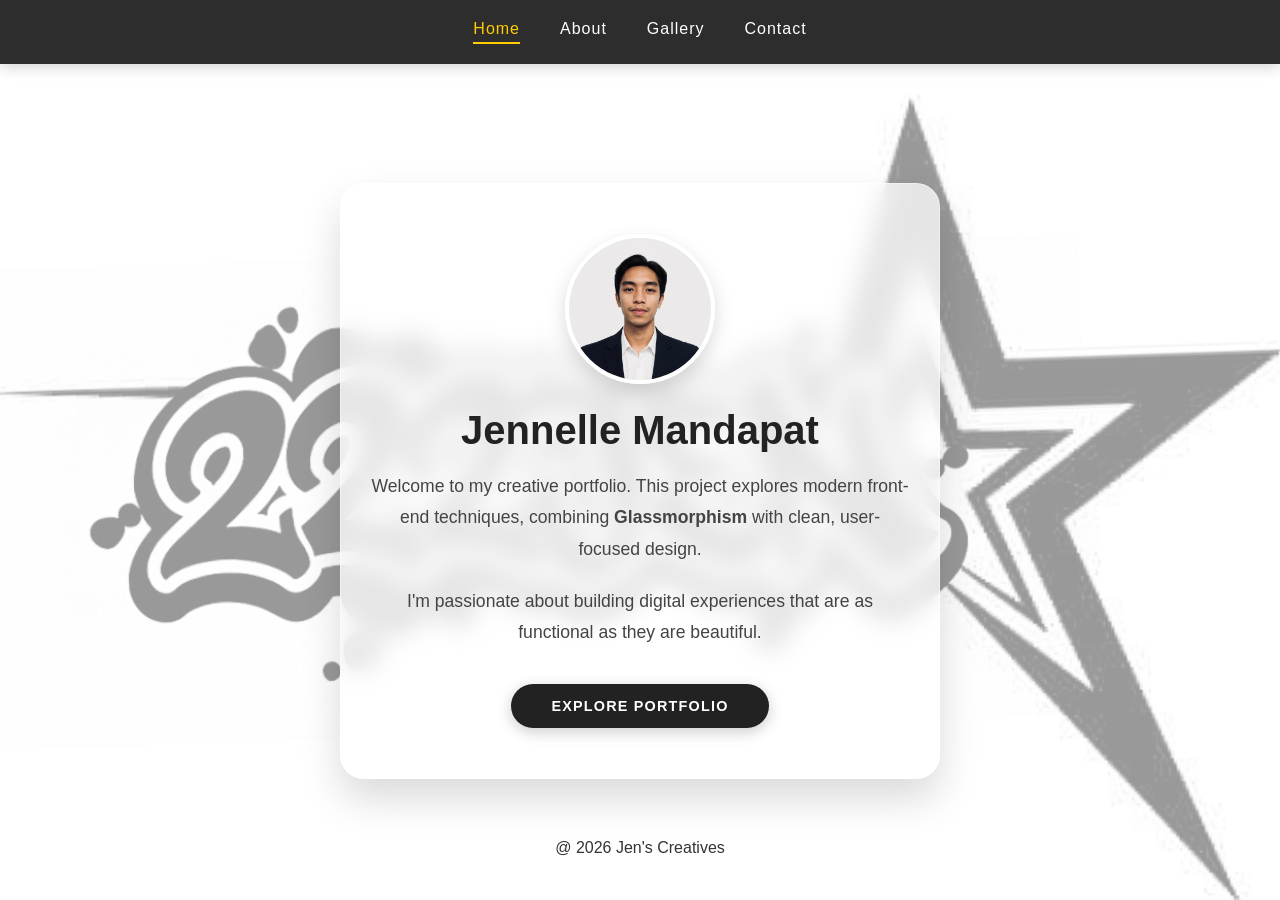
<file: index.html>
<!DOCTYPE html>
<html lang="en">
<head>
    <meta charset="UTF-8">
    <meta name="viewport" content="width=device-width, initial-scale=1.0">
    <title>Home | Mandapat Jennelle Creatives</title>
    
    <style>
        :root {
            --primary-dark: #222;
            --accent-color: #ffcc00;
            --glass-bg: rgba(255, 255, 255, 0.75);
        }

        * {
            box-sizing: border-box;
        }

        body {
            font-family: 'Segoe UI', Roboto, Helvetica, Arial, sans-serif; 
            text-align: center;
            margin: 0;
            padding: 0;
            min-height: 100vh;
            color: #333;
            display: flex;
            flex-direction: column;
            align-items: center;
            justify-content: center;
        }

        body::before {
            content: "";
            position: fixed;
            top: 0;
            left: 0;
            width: 100%;
            height: 100%;
            background: url("logo.jpeg") no-repeat center center/cover; 
            opacity: 0.4; 
            z-index: -1; 
        }

        .navbar {
            background-color: rgba(34, 34, 34, 0.95); 
            backdrop-filter: blur(8px);
            padding: 20px 0;
            position: fixed;
            top: 0;
            left: 0;
            width: 100%;
            z-index: 1000;
            display: flex;
            justify-content: center;
            box-shadow: 0 2px 15px rgba(0,0,0,0.2);
        }

        .navbar a {
            color: white;
            margin: 0 20px;
            text-decoration: none;
            font-size: 16px;
            letter-spacing: 1px;
            transition: all 0.3s ease;
            padding-bottom: 4px;
            border-bottom: 2px solid transparent; /* Prevents "dancing" effect */
        }

        /* Highlight Logic */
        .navbar a:hover, .navbar a.active {
            color: var(--accent-color); 
            border-bottom: 2px solid var(--accent-color);
        }

        .card {
            background: var(--glass-bg); 
            backdrop-filter: blur(12px); 
            -webkit-backdrop-filter: blur(12px);
            width: 90%;
            max-width: 600px; 
            margin: 140px auto 60px; /* Matched top margin to other pages */
            padding: 50px 30px;
            border-radius: 24px;
            border: 1px solid rgba(255, 255, 255, 0.4); 
            box-shadow: 0 20px 40px rgba(0,0,0,0.15);
        }

        .profile {
            width: 150px;
            height: 150px;
            border-radius: 50%;
            border: 4px solid white;
            box-shadow: 0 8px 20px rgba(0,0,0,0.15);
            margin-bottom: 20px;
            object-fit: cover;
            transition: transform 0.4s ease;
        }

        .card:hover .profile {
            transform: scale(1.05);
        }

        .card h1 {
            font-size: 2.5rem;
            margin: 0 0 15px 0;
            color: var(--primary-dark);
        }

        .card p {
            line-height: 1.8;
            color: #444;
            font-size: 1.1rem;
            margin-bottom: 20px;
        }

        .button {
            display: inline-block;
            padding: 14px 40px;
            background-color: var(--primary-dark);
            color: white;
            text-decoration: none;
            border-radius: 50px; 
            margin-top: 15px;
            font-weight: bold;
            text-transform: uppercase;
            font-size: 0.9rem;
            letter-spacing: 1.2px;
            transition: all 0.3s ease;
            box-shadow: 0 4px 15px rgba(0,0,0,0.2);
        }

        .button:hover {
            background-color: #000;
            transform: translateY(-3px); 
            box-shadow: 0 8px 20px rgba(0,0,0,0.3);
        }

        @media (max-width: 600px) {
            .navbar a { margin: 0 10px; font-size: 14px; }
            .card { padding: 40px 20px; margin-top: 120px; }
            .profile { width: 130px; height: 130px; }
        }
    </style>
</head>
<body>

    <nav class="navbar">
        <a href="index.html" class="active">Home</a>
        <a href="about.html">About</a>
        <a href="gallery.html">Gallery</a>
        <a href="contact.html">Contact</a>
    </nav>

    <main class="card">
        <img src="jen pic.png" alt="Jennelle Mandapat Portrait" class="profile">

        <h1>Jennelle Mandapat</h1>

        <p>
            Welcome to my creative portfolio. This project explores modern front-end techniques, combining <strong>Glassmorphism</strong> with clean, user-focused design.
        </p>

        <p>
            I'm passionate about building digital experiences that are as functional as they are beautiful.
        </p>

        <a class="button" href="gallery.html">Explore Portfolio</a>
    </main>

</body>
</html>
<footer>@ 2026 Jen's Creatives</footer>
</file>
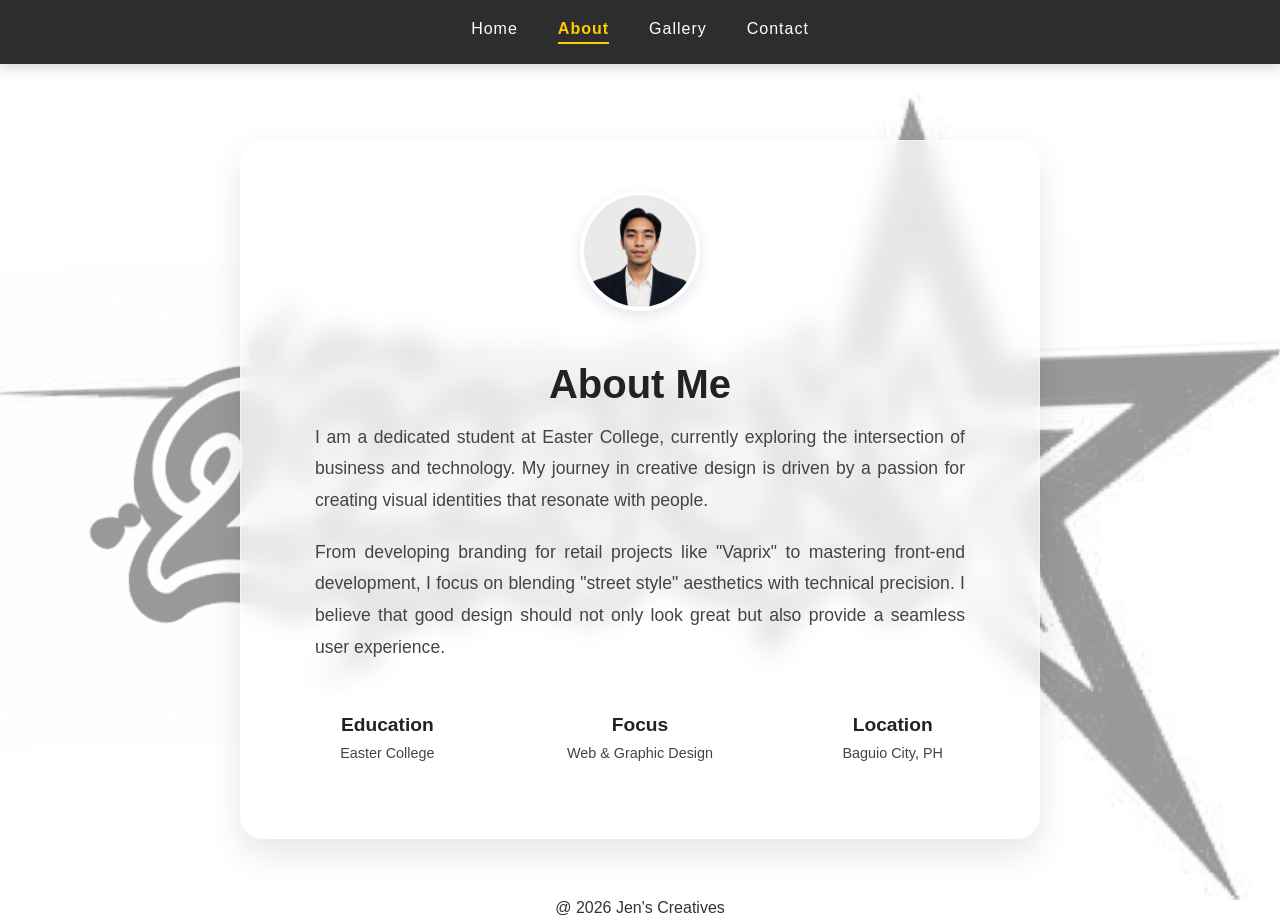
<file: about.html>
<!DOCTYPE html>
<html lang="en">
<head>
    <meta charset="UTF-8">
    <meta name="viewport" content="width=device-width, initial-scale=1.0">
    <title>About | Mandapat Jennelle Creatives</title>
    <style>
        :root {
            --accent: #ffcc00;
            --dark: #222;
            --glass: rgba(255, 255, 255, 0.75);
        }

        * {
            box-sizing: border-box;
        }

        body {
            font-family: 'Segoe UI', Tahoma, Verdana, sans-serif; 
            text-align: center;
            margin: 0;
            padding: 0;
            min-height: 100vh;
            color: #333;
            display: flex;
            flex-direction: column;
            align-items: center;
        }

        body::before {
            content: "";
            position: fixed;
            top: 0;
            left: 0;
            width: 100%;
            height: 100%;
            background: url("logo.jpeg") no-repeat center center/cover; 
            opacity: 0.4; 
            z-index: -1; 
        }

        .navbar {
            background-color: rgba(34, 34, 34, 0.95); 
            backdrop-filter: blur(8px);
            padding: 20px 0;
            position: fixed;
            top: 0;
            left: 0;
            width: 100%;
            z-index: 1000;
            display: flex;
            justify-content: center;
            box-shadow: 0 2px 15px rgba(0,0,0,0.2);
        }

        .navbar a {
            color: white;
            margin: 0 20px;
            text-decoration: none;
            font-size: 16px;
            letter-spacing: 1px;
            transition: all 0.3s ease;
            padding-bottom: 4px;
            border-bottom: 2px solid transparent;
        }

        .navbar a:hover, .navbar a.active {
            color: var(--accent);
            border-bottom: 2px solid var(--accent);
            font-weight: 600;
        }

        .card {
            background: var(--glass); 
            backdrop-filter: blur(12px); 
            -webkit-backdrop-filter: blur(12px);
            width: 90%;
            max-width: 800px;
            margin: 140px auto 60px;
            padding: 50px 30px;
            border-radius: 24px;
            border: 1px solid rgba(255, 255, 255, 0.4); 
            box-shadow: 0px 15px 35px rgba(0,0,0,0.1);
        }

        .card h1 {
            font-size: 2.5rem;
            margin-bottom: 15px;
            color: var(--dark);
        }

        .card p {
            line-height: 1.8;
            color: #444;
            font-size: 1.1rem;
            max-width: 650px;
            margin: 0 auto 20px auto;
            text-align: justify;
        }

        .profile-small {
            width: 120px;
            height: 120px;
            border-radius: 50%;
            border: 4px solid white;
            margin-bottom: 20px;
            object-fit: cover;
            box-shadow: 0 5px 15px rgba(0,0,0,0.1);
        }

        .stats-grid {
            display: grid;
            grid-template-columns: repeat(auto-fit, minmax(150px, 1fr));
            gap: 20px;
            margin-top: 30px;
        }

        .stat-box {
            background: rgba(255,255,255,0.4);
            padding: 20px;
            border-radius: 15px;
            border: 1px solid rgba(255,255,255,0.2);
        }

        .stat-box h3 {
            margin: 0;
            color: var(--dark);
            font-size: 1.2rem;
        }

        .stat-box p {
            margin: 5px 0 0;
            font-size: 0.9rem;
            text-align: center;
        }

        @media (max-width: 600px) {
            .navbar a { margin: 0 10px; font-size: 14px; }
            .card { padding: 40px 20px; }
        }
    </style>
</head>

<body>

<nav class="navbar">
    <a href="index.html">Home</a>
    <a href="about.html" class="active">About</a>
    <a href="gallery.html">Gallery</a>
    <a href="contact.html">Contact</a>
</nav>

<main class="card">
    <img src="jen pic.png" alt="Jennelle" class="profile-small">
    <h1>About Me</h1>
    
    <p>
        I am a dedicated student at Easter College, currently exploring the intersection of business and technology. 
        My journey in creative design is driven by a passion for creating visual identities that resonate with people.
    </p>

    <p>
        From developing branding for retail projects like "Vaprix" to mastering front-end development, I focus on 
        blending "street style" aesthetics with technical precision. I believe that good design should not only 
        look great but also provide a seamless user experience.
    </p>

    <div class="stats-grid">
        <div class="stat-box">
            <h3>Education</h3>
            <p>Easter College</p>
        </div>
        <div class="stat-box">
            <h3>Focus</h3>
            <p>Web & Graphic Design</p>
        </div>
        <div class="stat-box">
            <h3>Location</h3>
            <p>Baguio City, PH</p>
        </div>
    </div>
</main>

</body>
</html>
<footer>@ 2026 Jen's Creatives</footer>
</file>
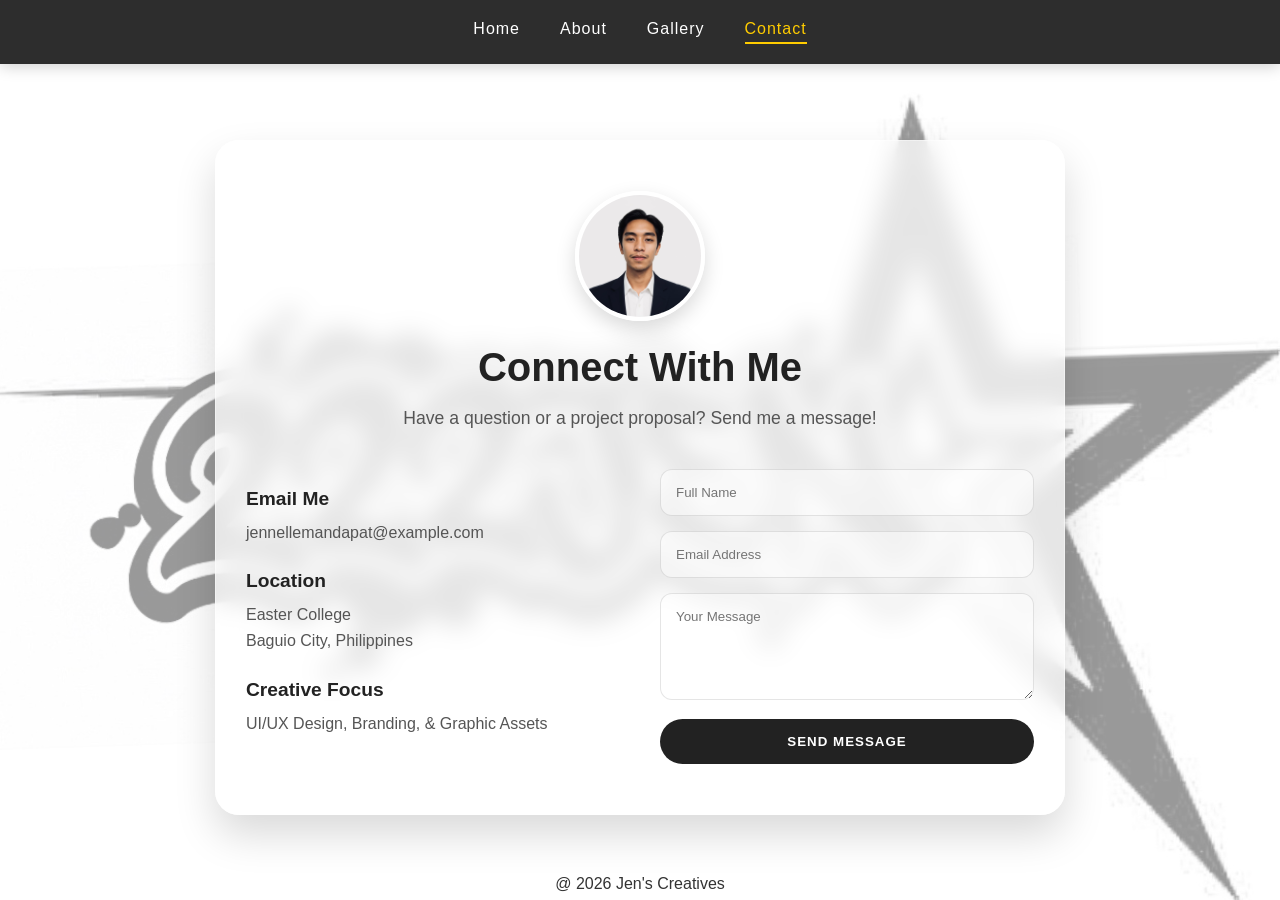
<file: contact.html>
<!DOCTYPE html>
<html lang="en">
<head>
    <meta charset="UTF-8">
    <meta name="viewport" content="width=device-width, initial-scale=1.0">
    <title>Contact | Mandapat Jennelle Creatives</title>
    <style>
        :root {
            --primary-dark: #222;
            --accent-color: #ffcc00;
            --glass-bg: rgba(255, 255, 255, 0.75);
        }

        * {
            box-sizing: border-box;
        }

        body {
            font-family: 'Segoe UI', Roboto, Helvetica, Arial, sans-serif; 
            text-align: center;
            margin: 0;
            padding: 0;
            min-height: 100vh;
            color: #333;
            display: flex;
            flex-direction: column;
            align-items: center;
        }

        body::before {
            content: "";
            position: fixed;
            top: 0;
            left: 0;
            width: 100%;
            height: 100%;
            background: url("logo.jpeg") no-repeat center center;
            background-size: cover; 
            opacity: 0.4; 
            z-index: -1; 
        }

        .navbar {
            background-color: rgba(34, 34, 34, 0.95); 
            backdrop-filter: blur(8px);
            padding: 20px 0;
            position: fixed;
            top: 0;
            left: 0;
            width: 100%;
            z-index: 1000;
            display: flex;
            justify-content: center;
            box-shadow: 0 2px 15px rgba(0,0,0,0.2);
        }

        .navbar a {
            color: white;
            margin: 0 20px;
            text-decoration: none;
            font-size: 16px;
            letter-spacing: 1px;
            transition: all 0.3s ease;
            padding-bottom: 4px;
            border-bottom: 2px solid transparent;
        }

        .navbar a:hover, .navbar a.active {
            color: var(--accent-color); 
            border-bottom: 2px solid var(--accent-color);
        }

        .card {
            background: var(--glass-bg); 
            backdrop-filter: blur(12px); 
            -webkit-backdrop-filter: blur(12px);
            width: 90%;
            max-width: 850px; 
            margin: 140px auto 60px;
            padding: 50px 30px;
            border-radius: 24px;
            border: 1px solid rgba(255, 255, 255, 0.4); 
            box-shadow: 0 20px 40px rgba(0,0,0,0.15);
        }

        .profile-contact {
            width: 130px;
            height: 130px;
            border-radius: 50%;
            border: 4px solid white;
            box-shadow: 0 8px 20px rgba(0,0,0,0.15);
            margin-bottom: 20px;
            object-fit: cover;
            transition: transform 0.4s ease;
        }

        .profile-contact:hover {
            transform: scale(1.1);
        }

        h1 { font-size: 2.5rem; margin: 0 0 10px 0; color: var(--primary-dark); }
        .subtitle { margin-bottom: 40px; color: #555; font-size: 1.1rem; }

        .contact-layout {
            display: grid;
            grid-template-columns: repeat(auto-fit, minmax(300px, 1fr));
            gap: 40px;
            text-align: left;
        }

        .info-section h3 {
            font-size: 1.2rem;
            margin-bottom: 10px;
            color: var(--primary-dark);
        }

        .info-section p {
            margin: 0 0 25px 0;
            color: #555;
            line-height: 1.6;
        }

        .contact-form input, 
        .contact-form textarea {
            width: 100%;
            padding: 15px;
            margin-bottom: 15px;
            border-radius: 12px;
            border: 1px solid rgba(0,0,0,0.1);
            background: rgba(255,255,255,0.5);
            font-family: inherit;
            outline: none;
            transition: 0.3s;
        }

        .contact-form input:focus, 
        .contact-form textarea:focus {
            border-color: var(--accent-color);
            background: white;
        }

        .submit-btn {
            display: inline-block;
            width: 100%;
            padding: 15px;
            background-color: var(--primary-dark);
            color: white;
            text-decoration: none;
            border: none;
            border-radius: 50px;
            font-weight: bold;
            text-transform: uppercase;
            letter-spacing: 1px;
            cursor: pointer;
            transition: all 0.3s ease;
        }

        .submit-btn:hover {
            background-color: #000;
            transform: translateY(-3px);
            box-shadow: 0 8px 20px rgba(0,0,0,0.2);
        }

        @media (max-width: 600px) {
            .navbar a { margin: 0 10px; font-size: 14px; }
            .card { padding: 40px 20px; margin-top: 120px; }
            .profile-contact { width: 110px; height: 110px; }
        }
    </style>
</head>
<body>

    <nav class="navbar">
        <a href="index.html">Home</a>
        <a href="about.html">About</a>
        <a href="gallery.html">Gallery</a>
        <a href="contact.html" class="active">Contact</a>
    </nav>

    <main class="card">
        <img src="jen pic.png" alt="Jennelle" class="profile-contact">
        <h1>Connect With Me</h1>
        <p class="subtitle">Have a question or a project proposal? Send me a message!</p>

        <div class="contact-layout">
            <div class="info-section">
                <h3>Email Me</h3>
                <p>jennellemandapat@example.com</p>

                <h3>Location</h3>
                <p>Easter College<br>Baguio City, Philippines</p>

                <h3>Creative Focus</h3>
                <p>UI/UX Design, Branding, & Graphic Assets</p>
            </div>

            <div class="contact-form">
                <form action="#">
                    <input type="text" placeholder="Full Name" required>
                    <input type="email" placeholder="Email Address" required>
                    <textarea placeholder="Your Message" rows="5" required></textarea>
                    <button type="submit" class="submit-btn">Send Message</button>
                </form>
            </div>
        </div>
    </main>

</body>
</html>
<footer>@ 2026 Jen's Creatives</footer>
</file>
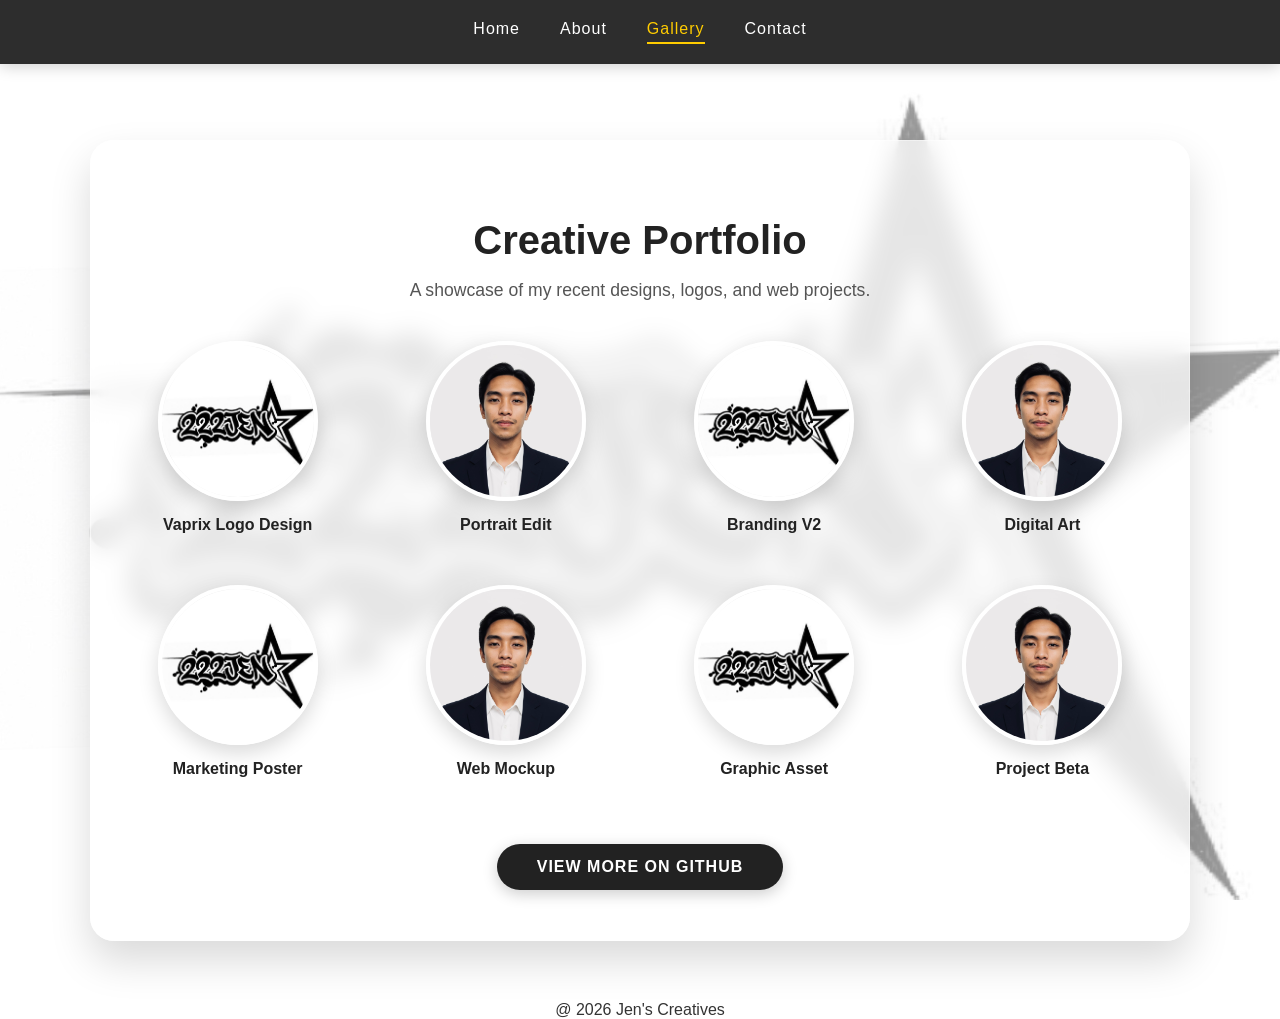
<file: gallery.html>
<!DOCTYPE html>
<html lang="en">
<head>
    <meta charset="UTF-8">
    <meta name="viewport" content="width=device-width, initial-scale=1.0">
    <title>Gallery | Mandapat Jennelle Creatives</title>
    <style>
        :root {
            --primary-dark: #222;
            --accent-color: #ffcc00;
            --glass-bg: rgba(255, 255, 255, 0.75);
        }

        * {
            box-sizing: border-box;
        }

        body {
            font-family: 'Segoe UI', Roboto, Helvetica, Arial, sans-serif; 
            text-align: center;
            margin: 0;
            padding: 0;
            min-height: 100vh;
            color: #333;
            display: flex;
            flex-direction: column;
            align-items: center;
        }

        body::before {
            content: "";
            position: fixed;
            top: 0;
            left: 0;
            width: 100%;
            height: 100%;
            background: url("logo.jpeg") no-repeat center center;
            background-size: cover; 
            opacity: 0.4; 
            z-index: -1; 
        }

        .navbar {
            background-color: rgba(34, 34, 34, 0.95); 
            backdrop-filter: blur(8px);
            padding: 20px 0;
            position: fixed;
            top: 0;
            left: 0;
            width: 100%;
            z-index: 1000;
            display: flex;
            justify-content: center;
            box-shadow: 0 2px 15px rgba(0,0,0,0.2);
        }

        .navbar a {
            color: white;
            margin: 0 20px;
            text-decoration: none;
            font-size: 16px;
            letter-spacing: 1px;
            transition: all 0.3s ease;
            padding-bottom: 4px;
            border-bottom: 2px solid transparent;
        }

        .navbar a:hover, .navbar a.active {
            color: var(--accent-color); 
            border-bottom: 2px solid var(--accent-color);
        }

        .card {
            background: var(--glass-bg); 
            backdrop-filter: blur(12px); 
            -webkit-backdrop-filter: blur(12px);
            width: 95%;
            max-width: 1100px; 
            margin: 140px auto 60px;
            padding: 50px 30px;
            border-radius: 24px;
            border: 1px solid rgba(255, 255, 255, 0.4); 
            box-shadow: 0 20px 40px rgba(0,0,0,0.15);
        }

        h1 { font-size: 2.5rem; margin-bottom: 10px; color: var(--primary-dark); }
        .subtitle { margin-bottom: 40px; color: #555; font-size: 1.1rem; }

        .gallery {
            display: grid;
            grid-template-columns: repeat(auto-fit, minmax(220px, 1fr));
            gap: 35px;
            margin-top: 20px;
        }

        .gallery-item {
            display: flex;
            flex-direction: column;
            align-items: center;
            transition: all 0.3s ease;
        }

        .gallery img {
            width: 160px;  
            height: 160px; 
            border-radius: 50%; 
            object-fit: cover;
            border: 4px solid white;
            box-shadow: 0 8px 20px rgba(0,0,0,0.15);
            transition: transform 0.4s cubic-bezier(0.175, 0.885, 0.32, 1.275);
        }

        .gallery-item:hover img {
            transform: scale(1.1) rotate(3deg);
            border-color: var(--accent-color);
        }

        .gallery p {
            margin-top: 15px;
            font-weight: 600;
            font-size: 1rem;
            color: var(--primary-dark);
        }

        .button {
            display: inline-block;
            margin-top: 50px;
            padding: 14px 40px;
            background: var(--primary-dark);
            color: white;
            text-decoration: none;
            border-radius: 50px;
            font-weight: bold;
            text-transform: uppercase;
            letter-spacing: 1px;
            transition: 0.3s;
            box-shadow: 0 4px 15px rgba(0,0,0,0.2);
        }

        .button:hover {
            background: #000;
            transform: translateY(-3px);
            box-shadow: 0 8px 20px rgba(0,0,0,0.3);
        }

        @media (max-width: 600px) {
            .navbar a { margin: 0 10px; font-size: 14px; }
            .card { padding: 40px 20px; margin-top: 120px; }
            .gallery img { width: 140px; height: 140px; }
        }
    </style>
</head>

<body>

    <nav class="navbar">
        <a href="index.html">Home</a>
        <a href="about.html">About</a>
        <a href="gallery.html" class="active">Gallery</a>
        <a href="contact.html">Contact</a>
    </nav>

    <main class="card">
        <h1>Creative Portfolio</h1>
        <p class="subtitle">A showcase of my recent designs, logos, and web projects.</p>

        <div class="gallery">
            <div class="gallery-item">
                <img src="logo.jpeg" alt="Project 1">
                <p>Vaprix Logo Design</p>
            </div>
            <div class="gallery-item">
                <img src="jen pic.png" alt="Project 2">
                <p>Portrait Edit</p>
            </div>
            <div class="gallery-item">
                <img src="logo.jpeg" alt="P3">
                <p>Branding V2</p>
            </div>
            <div class="gallery-item">
                <img src="jen pic.png" alt="P4">
                <p>Digital Art</p>
            </div>
            <div class="gallery-item">
                <img src="logo.jpeg" alt="P5">
                <p>Marketing Poster</p>
            </div>
            <div class="gallery-item">
                <img src="jen pic.png" alt="P6">
                <p>Web Mockup</p>
            </div>
            <div class="gallery-item">
                <img src="logo.jpeg" alt="P7">
                <p>Graphic Asset</p>
            </div>
            <div class="gallery-item">
                <img src="jen pic.png" alt="P8">
                <p>Project Beta</p>
            </div>
        </div>

        <a href="https://github.com/jennellemandapat" class="button" target="_blank">View More on GitHub</a>
    </main>

</body>
</html>
<footer>@ 2026 Jen's Creatives</footer>
</file>
